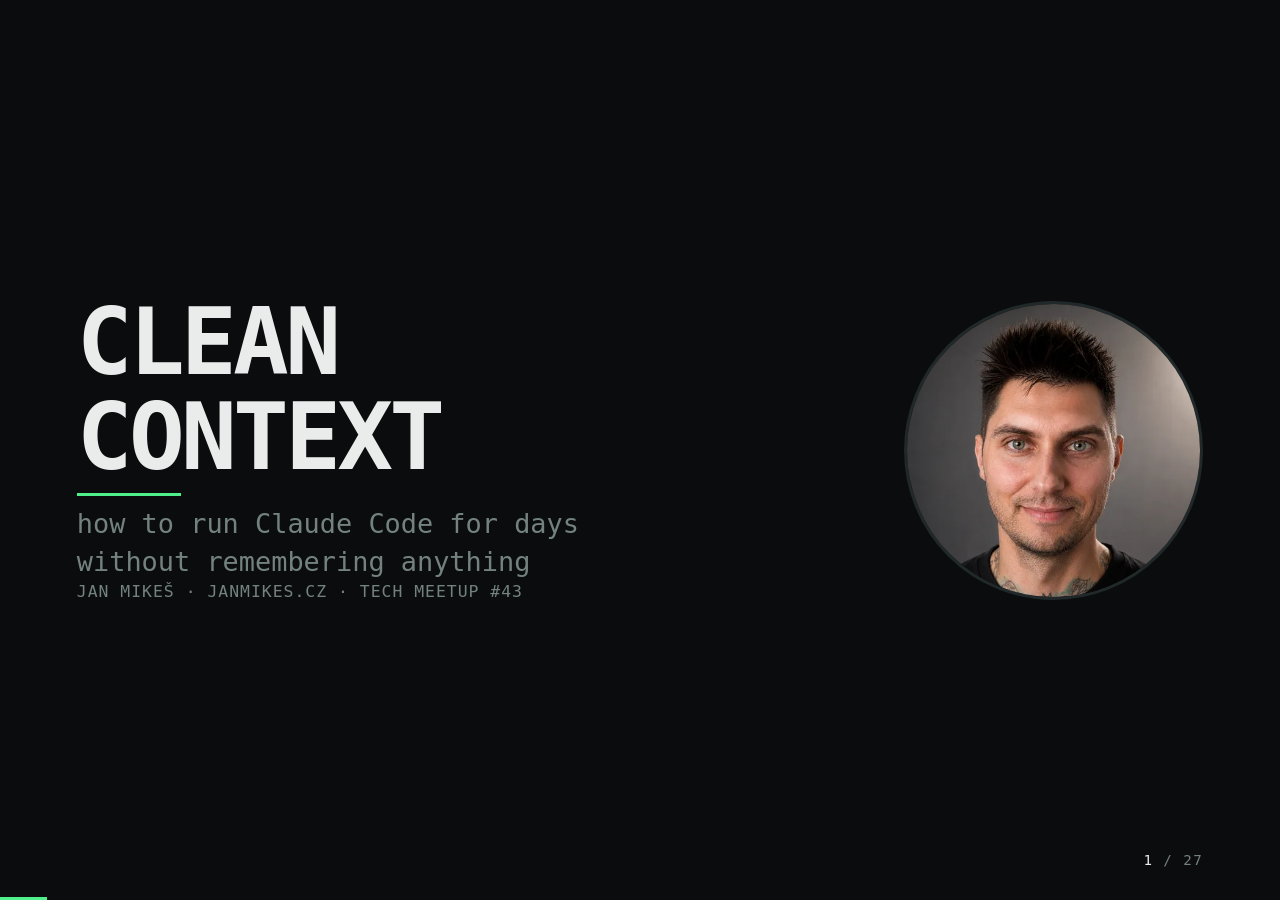
<file: index.html>
<!doctype html>
<html lang="en">
<head>
<meta charset="utf-8">
<meta name="viewport" content="width=device-width,initial-scale=1">
<title>CLEAN CONTEXT — running Claude Code for days · Jan Mikeš</title>
<meta name="description" content="How to run Claude Code autonomously for days without remembering anything. Tech Meetup #43, Jan Mikeš.">
<meta property="og:title" content="CLEAN CONTEXT">
<meta property="og:description" content="How to run Claude Code for days without remembering anything. Tech Meetup #43.">
<link rel="stylesheet" href="style.css">
<link rel="icon" href="data:image/svg+xml,<svg xmlns='http://www.w3.org/2000/svg' viewBox='0 0 100 100'><text y='.9em' font-size='90'>✈</text></svg>">
</head>
<body>

<div class="deck" id="deck">

<!-- ══════════════════ ACT 0 · HOOK ══════════════════ -->

<!-- 1 -->
<section class="slide s-title">
  <div class="title-grid">
    <div>
      <h1>CLEAN<br>CONTEXT</h1>
      <div class="rule-line"></div>
      <p class="sub">how to run Claude Code for days<br>without remembering anything</p>
      <p class="byline">JAN MIKEŠ · JANMIKES.CZ · TECH MEETUP #43</p>
    </div>
    <img class="portrait" alt="Jan Mikeš"
         src="janmikes-480.webp"
         srcset="janmikes-320.webp 320w, janmikes-480.webp 480w, janmikes-640.webp 640w"
         sizes="(max-width: 860px) 40vw, 28vw"
         width="480" height="480" decoding="async">
  </div>
  <aside class="notes-src">Ten seconds. Name, and straight into the poll — do not do a bio, there is no time and nobody cares yet.</aside>
</section>

<!-- 2 -->
<section class="slide">
  <h2>YOUR LONGEST<br>CLAUDE CODE SESSION?</h2>
  <p class="sub">hands up. keep them up.</p>
  <ul class="ladder">
    <li>10 minutes</li>
    <li>1 hour</li>
    <li>4 hours</li>
    <li>12 hours</li>
    <li>2 days</li>
    <li class="last">A WEEK?</li>
  </ul>
  <div class="act">act 0 · hook</div>
  <aside class="notes-src"><b>90 seconds. This is the whole opening.</b> Ladder format: everyone puts a hand up, hands drop as you climb. Last person standing gets the mic for five seconds — ask them what they were building. <b>Remember their name.</b> You call back to them at the &ldquo;name three rules&rdquo; slide near the end.</aside>
</section>

<!-- 3 -->
<section class="slide s-statement">
  <h1>MY RECORD:<br><br>I DON'T KNOW.<br>I DON'T WANT<br>TO REMEMBER.</h1>
  <div class="act">act 0 · hook</div>
  <aside class="notes-src">Let it sit. Beat. Then, flat delivery: <b>"That's not a punchline. That's the architecture."</b> Hard cut to the next slide — do not explain the joke.</aside>
</section>

<!-- ══════════════════ ACT 1 · WHAT HAPPENED ══════════════════ -->

<!-- 4 -->
<section class="slide">
  <h3>ONE SESSION, LAST WEEK</h3>
  <div class="numbers">
    <div><span class="n">42</span>work packages</div>
    <div><span class="n">3</span>milestones</div>
    <div><span class="n">0</span>lines of code I wrote</div>
    <div><span class="n">1</span>paste</div>
  </div>
  <div class="act">act 1 · what happened</div>
  <aside class="notes-src">Fast. The only job of this slide is to make them want the rest. Land hard on <b>"one paste"</b> — that is the promise you spend the next twelve minutes paying off.</aside>
</section>

<!-- 5 -->
<section class="slide">
  <h3>TO ME, THAT WAS JUST A WEEK</h3>
  <p class="sub">then I mentioned it to a friend.</p>
  <h1>"WAIT.<br>HOW DID YOU<br>DO THAT?"</h1>
  <p class="sub dim">that reaction is the only reason<br>this talk exists.</p>
  <div class="act">act 1 · what happened</div>
  <aside class="notes-src"><b>This is the warm beat — don't rush it.</b> Deliver the first line as a genuine shrug, because it was: to you this was an ordinary week. The friend's reaction is what made you realise it isn't ordinary to everyone.<br><br>It also quietly answers the question every lightning-talk audience is asking in the first minute: <i>why is this person telling me this?</i></aside>
</section>

<!-- 6 -->
<section class="slide s-statement">
  <h1>THE CONVERSATION<br>IS NOT<br>THE MEMORY.</h1>
  <p class="after">memory = <mark>PROGRESS.md</mark> + <mark>git history</mark> + <mark>CLAUDE.md</mark></p>
  <div class="act">act 1 · what happened</div>
  <aside class="notes-src">If they remember one <i>concept</i> from tonight, this is it. The context window will fill. So stop using it as storage. Everything else in the talk is a consequence of this one line.</aside>
</section>

<!-- 7 -->
<section class="slide">
  <h3>THE SHAPE</h3>
  <pre class="diagram">            <span class="gr">ORCHESTRATOR</span>      <span class="note">← reads only the ledger</span>
         (never reads code)   <span class="note">~6-10k tokens / package</span>
                  │
       ┌──────────┼──────────┐
       ▼          ▼          ▼
  implementer  reviewer  architect
    <span class="gr">(fresh)</span>    <span class="gr">(fresh)</span>  (read-only)
       │
       ▼
  PROGRESS.md ── commit ── push</pre>
  <div class="act">act 1 · what happened</div>
  <aside class="notes-src">One sentence lands this whole slide: <b>"The orchestrator is a project manager who has never opened the repo. That's not a bug, that's the entire point."</b></aside>
</section>

<!-- ══════════════════ ACT 2 · THE RELEASE ══════════════════ -->

<!-- 8 -->
<section class="slide">
  <h1>YOU DON'T NEED TO<br>REMEMBER<br>ANY OF THIS.</h1>
  <p class="sub">Claude Code will do all of it for you.</p>
  <p class="sub"><span class="dim">the trick is on the last slide.<br>that's the one you photograph.</span></p>
  <div class="act">act 2 · the release</div>
  <aside class="notes-src"><b>This is the pressure valve — say it out loud.</b> "Nothing in the next four minutes is homework. I'll give you the actual thing you need at the end. This part is just because you're curious." Also drop the URL verbally here: it's already online, that's <i>why</i> you don't need notes.</aside>
</section>

<!-- 9 -->
<section class="slide s-flight">
  <div class="plane">✈</div>
  <h2>FASTEN SEATBELTS</h2>
  <p class="sub">cruising altitude · 8 rules · 4 minutes</p>
  <aside class="notes-src">Fifteen seconds. Energy change. From here the pace doubles — short slides, no elaboration.</aside>
</section>

<!-- ══════════════════ ACT 3 · THE FLY-BY ══════════════════ -->

<!-- 10 -->
<section class="slide">
  <div class="marker">preflight</div>
  <h3>LAUNCH</h3>
  <pre class="term"><span class="dim"># survive a dropped terminal / closed SSH</span>
<span class="gr">$</span> tmux new -s claude

<span class="dim"># stop the machine sleeping — macOS.
# Linux: systemd-inhibit · Windows: powercfg / caffeine</span>
<span class="gr">$</span> caffeinate -dimsu

<span class="gr">$</span> claude --permission-mode <mark>bypassPermissions</mark></pre>
  <div class="act">act 3 · fly-by</div>
  <aside class="notes-src">Point at <b>bypassPermissions</b>: "This is the 'I trust you' button. Not on the laptop with your prod SSH keys. Ask me how I know. — Actually, don't." <br><br>Don't explain tmux/caffeinate yet. They're the setup for the callback on the &ldquo;things that killed my session&rdquo; slide.</aside>
</section>

<!-- 11 -->
<section class="slide s-rule">
  <div class="marker"><span class="cur">01</span> / 08 · cruising</div>
  <h2>THE BOSS NEVER<br>OPENS THE REPO</h2>
  <p class="rule-sub">the <mark>orchestrator</mark> — the one session you actually talk to</p>
  <pre class="term quote">"You never write source code yourself."</pre>
  <p class="why"><span class="arrow">→</span> its context stays <mark>flat forever</mark></p>
  <div class="act">act 3 · fly-by</div>
  <aside class="notes-src">25 seconds. Read the rule, read the why, move. No elaboration — you already told them this isn't homework.</aside>
</section>

<!-- 12 -->
<section class="slide s-rule">
  <div class="marker"><span class="cur">02</span> / 08 · cruising</div>
  <h2>FRESH CONTEXT PER<br>UNIT OF WORK</h2>
  <pre class="term quote">"Delegate the WP to the implementer
 subagent (fresh context)"</pre>
  <p class="why"><span class="arrow">→</span> quality dies past <mark>~100–150k tokens</mark></p>
  <div class="act">act 3 · fly-by</div>
  <aside class="notes-src">The orchestrator is fine forever. The <i>implementers</i> are the ones with a ceiling. This is why any package bigger than a day gets split before it's delegated.</aside>
</section>

<!-- 13 -->
<section class="slide s-rule">
  <div class="marker"><span class="cur">03</span> / 08 · cruising</div>
  <h2>STATE LIVES<br>IN FILES</h2>
  <pre class="term quote">"Read only PROGRESS.md
 and subagent reports"</pre>
  <p class="why"><span class="arrow">→</span> files survive compaction. <mark class="warn">chat doesn't</mark></p>
  <div class="act">act 3 · fly-by</div>
  <aside class="notes-src">Callback to &ldquo;the conversation is not the memory&rdquo;. Same idea, now as an operational rule.</aside>
</section>

<!-- 14 -->
<section class="slide s-rule">
  <div class="marker"><span class="cur">04</span> / 08 · cruising</div>
  <h2>NEVER TRUST<br>THE REPORT</h2>
  <pre class="term quote">"Verify independently in your own shell"</pre>
  <p class="why"><span class="arrow">→</span> agents report <mark class="warn">optimistically</mark></p>
  <div class="act">act 3 · fly-by</div>
  <aside class="notes-src">The joke: <b>"...like a junior dev at 17:55 on a Friday."</b> Not malicious. Just optimistic. This is the single most valuable rule in the list and it costs one line of prompt.</aside>
</section>

<!-- 15 -->
<section class="slide s-rule">
  <div class="marker"><span class="cur">05</span> / 08 · cruising</div>
  <h2>A DIFFERENT AGENT<br>REVIEWS THE WORK</h2>
  <pre class="term quote">"REQUEST_CHANGES → new round (max 3),
 then BLOCKED"</pre>
  <p class="why"><span class="arrow">→</span> <mark>bounded loops.</mark> nothing fixes forever</p>
  <div class="act">act 3 · fly-by</div>
  <aside class="notes-src">Emphasise <b>max 3</b>. Without a bound, a bad package eats your whole night and your whole quota.</aside>
</section>

<!-- 16 -->
<section class="slide s-rule">
  <div class="marker"><span class="cur">06</span> / 08 · cruising</div>
  <h2>PUSH AFTER<br>EVERY PACKAGE</h2>
  <pre class="term quote">"push to origin/main immediately"</pre>
  <p class="why"><span class="arrow">→</span> a crash costs <mark>one package</mark>, not a day</p>
  <div class="act">act 3 · fly-by</div>
  <aside class="notes-src">Small green commits. If someone looks skeptical about pushing to main unattended: pre-commit secret scan plus the reviewer agent are the guardrails, and it's a fresh repo.</aside>
</section>

<!-- 17 -->
<section class="slide s-rule">
  <div class="marker"><span class="cur">07</span> / 08 · cruising</div>
  <h2>WRITE THE RESUME<br>NOTE EARLY</h2>
  <pre class="term quote">"Before the conversation grows long…
 after any compaction, READ IT FIRST"</pre>
  <p class="why"><span class="arrow">→</span> this is the <mark>whole survival mechanism</mark></p>
  <div class="act">act 3 · fly-by</div>
  <aside class="notes-src">If you had to keep exactly one rule from the eight, it's this one. Everything else is optimisation; this is what makes the session survive itself.</aside>
</section>

<!-- 18 -->
<section class="slide s-rule">
  <div class="marker"><span class="cur">08</span> / 08 · descending</div>
  <h2>BLOCKED ≠ STOPPED</h2>
  <pre class="term quote">"move on to other WPs, stop only
 when no WP can proceed"</pre>
  <p class="why"><span class="arrow">→</span> there is no "ask Jan". <mark class="warn">Jan is asleep</mark></p>
  <div class="act">act 3 · fly-by</div>
  <aside class="notes-src">Biggest laugh of the fly-by section. Deliver it dry. Then straight into turbulence.</aside>
</section>

<!-- ══════════════════ ACT 4 · TURBULENCE ══════════════════ -->

<!-- 19 -->
<section class="slide">
  <h3>TURBULENCE</h3>
  <h1>AUTOCOMPACT<br>IS NOT THE ENEMY.</h1>
  <pre class="term warn">it will happen. several times.
<mark class="warn">IT'S SUPPOSED TO.</mark>

worst case = one repeated review round
nothing commits until it's green</pre>
  <div class="act">act 4 · turbulence</div>
  <aside class="notes-src"><b>Ask first, then reveal:</b> "Hands up — who has seen 'compacting conversation' and felt a small death?" <br><br>Wait for hands. Then the slide. This is your best transition: turbulence that turns out to be completely normal.</aside>
</section>

<!-- 20 -->
<section class="slide">
  <h2>THERE IS NO<br>AUTOPILOT LIMIT</h2>
  <pre class="term bad">no budget cap.
no per-agent limit.
no "stop at $200".

API:          <mark class="warn">$500 – $2000</mark>
Subscription: you stall until reset</pre>
  <h1 class="h1-mid">WE ARE THE BRAKE.</h1>
  <div class="act">act 4 · turbulence</div>
  <aside class="notes-src"><b>Ask:</b> "Hands up who has hit a weekly limit." Guaranteed laugh in this room. <br><br>Be honest about the number — the credibility of the whole talk rests on not overselling this.</aside>
</section>

<!-- 21 -->
<section class="slide">
  <h2>IT WILL LAND EARLY</h2>
  <p class="sub">not a crash. it decides it has done <span class="dim">"enough"</span>.</p>
  <pre class="term warn">  "I have completed the implementation!"</pre>
  <h1 class="h1-mid">SO <mark>YOU</mark> DEFINE "DONE".</h1>
  <pre class="term sm"><span class="dim"># the only exit condition, in the prompt</span>
loop until every WP is <mark>DONE</mark> or <mark>BLOCKED</mark>

<span class="dim"># and enforce it, so it cannot opt out</span>
Stop hook: refuse to stop while TODO remains</pre>
  <div class="act">act 4 · turbulence</div>
  <aside class="notes-src"><b>This is the failure that defeats the whole approach</b> — everything else in the talk builds a session that runs unattended, and this is the one thing that quietly ends it while you sleep.<br><br>The fix is not "type continue". It is that <b>you</b> own the stopping condition. The ledger makes "done" checkable: a row is DONE or BLOCKED, and that is a fact in a file rather than a feeling in the model. The Stop hook (the ralph-loop pattern) enforces it — the session is not allowed to stop while any package is still TODO.<br><br>If you leave "done" undefined, the model defines it for you. It defines it generously.</aside>
</section>

<!-- 22 -->
<section class="slide">
  <h2>THINGS THAT KILLED<br>MY SESSION</h2>
  <ul class="xlist">
    <li><span class="x">✗</span>screensaver</li>
    <li><span class="x">✗</span>laptop lid</li>
    <li><span class="x">✗</span>dropped SSH</li>
    <li><span class="x">✗</span>rate limit at 03:41</li>
    <li><span class="x">✗</span>"I have completed the implementation!"</li>
  </ul>
  <p class="sub dim">…that's why the launch slide had <mark>tmux</mark> and <mark>caffeinate</mark>.</p>
  <div class="act">act 4 · turbulence</div>
  <aside class="notes-src"><b>Callback payoff.</b> If they laughed at bypassPermissions on the launch slide, this is where it pays off. Land the last line with a shrug.</aside>
</section>

<!-- 23 -->
<section class="slide">
  <h3>AND THE REST OF THE BILL</h3>
  <div class="deflist">
    <div><span class="k">BLAST RADIUS</span> bypass = it can run anything</div>
    <div><span class="k">QUALITY DRIFT</span> fresh context forgets your conventions</div>
    <div><span class="k">TESTS LIE</span> weak assertions pass verify AND review</div>
    <div><span class="k">THE PLAN IS A GUESS</span> 42 packages ordered before any code ran</div>
  </div>
  <p class="sub">it degrades <mark>gracefully</mark>. it does not degrade to zero.</p>
  <div class="act">act 4 · turbulence · CUT IF LONG</div>
  <aside class="notes-src"><b>This is the first slide to cut if you are over time.</b> If you keep it: "Check the ledger twice a day. Like a tamagotchi."<br><br>On <b>THE PLAN IS A GUESS</b>: the whole 42-package plan was written before a line of code ran. It is precise — numbered, dependency-ordered — and precision reads as accuracy. It is not. You find out which packages were wrong-sized or wrongly ordered hours into execution, which is why the ledger has a "discovered work" section.</aside>
</section>

<!-- ══════════════════ ACT 5 · LANDING ══════════════════ -->

<!-- 24 -->
<section class="slide s-statement">
  <h1>QUICK — NAME THREE<br>OF THE EIGHT RULES.</h1>
  <p class="after">…</p>
  <p class="after">exactly. and it <mark>doesn't matter</mark>.</p>
  <div class="act">act 5 · landing</div>
  <aside class="notes-src">Actually pause. Let it get uncomfortable for two full seconds — the silence <i>is</i> the joke. Optional callback: point at the poll winner from the opening — "even you. Your record session was forty sessions in a trench coat."</aside>
</section>

<!-- 25 -->
<section class="slide">
  <h3>THE ONLY SLIDE THAT MATTERS</h3>
  <pre class="term xl" id="the-prompt"><span class="gr">$</span> claude

<mark>&gt;</mark> i want a long-running, several-days
  autonomous session with clean context.
  <mark>write me the prompt for my task.</mark></pre>
  <div class="copy-wrap">
    <button class="copy-btn" data-text="i want a long-running, several-days autonomous session with clean context. write me the prompt for my task.">COPY</button>
    <span class="small">…or scan the QR on the next slide</span>
  </div>
  <div class="act">act 5 · landing</div>
  <aside class="notes-src"><b>HOLD THIS SLIDE. This is the photo.</b> Wait for phones to come up before you talk.<br><br>"Every single rule I just flew through — the orchestrator, the fresh contexts, the ledger, the resume note, the bounded review loops — I didn't invent any of it. I asked <i>that</i>. What I showed you is Claude's answer, pasted."</aside>
</section>

<!-- 26 -->
<section class="slide">
  <h2>CLAUDE CLAUDING</h2>
  <pre class="term">it knows its own subagents
it knows its own hooks
it knows its own compaction
it knows its own failure modes</pre>
  <h1 class="h1-mid">DON'T ASK ME.<br>STOP COLLECTING PROMPTS.<br><mark>ASK CLAUDE HOW TO CLAUDE.</mark></h1>
  <div class="act">act 5 · landing</div>
  <aside class="notes-src">The actual thesis. Prompt libraries go stale in weeks; the model ships with current knowledge of its own harness. Ask it.</aside>
</section>

<!-- 27 -->
<section class="slide s-closing">
  <div class="closing-grid">
    <div class="qr"><img src="qr.svg" alt="QR code to techmeetup-43-1.janmikes.cz"></div>
    <div>
      <p class="url">techmeetup-43-1.<br>janmikes.cz</p>
      <p class="sub" style="margin-top:1rem">full deck · <a href="prompt.html">the full prompt</a> · the 8 rules</p>
      <p class="small">(you didn't need to write any of it down)</p>
      <p class="byline" style="margin-top:1.4rem">JAN MIKEŠ · JANMIKES.CZ</p>
    </div>
  </div>
  <h2 class="mt">so — who's beating<br>the record tonight?</h2>
  <aside class="notes-src">Leave this up for the entire Q&amp;A. The closing question is bait — it hands the room a conversation instead of dead air.</aside>
</section>

</div>

<div class="tapnav" id="tapnav">
  <button id="tap-prev" aria-label="Previous slide">‹</button>
  <button id="tap-next" aria-label="Next slide">›</button>
</div>

<div class="progress" id="progress"></div>
<div class="counter" id="counter"><span class="cur">1</span> / 26</div>

<div class="notes" id="notes">
  <div class="hdr">speaker notes — press N to hide</div>
  <div id="notes-body"></div>
</div>

<nav class="jump" id="jump">
  <h4>jump to slide — press O or esc to close</h4>
  <ol id="jump-list"></ol>
</nav>

<div class="help" id="help">
  <p><kbd>enter</kbd> <kbd>space</kbd> <kbd>→</kbd> next slide</p>
  <p><kbd>←</kbd> <kbd>backspace</kbd> previous slide</p>
  <p><kbd>N</kbd> speaker notes</p>
  <p><kbd>O</kbd> jump to slide</p>
  <p><kbd>F</kbd> fullscreen</p>
  <p><kbd>T</kbd> light / dark theme</p>
  <p><kbd>home</kbd> <kbd>end</kbd> first / last slide</p>
  <p><kbd>?</kbd> close this help</p>
</div>

<script src="deck.js"></script>
</body>
</html>
</file>
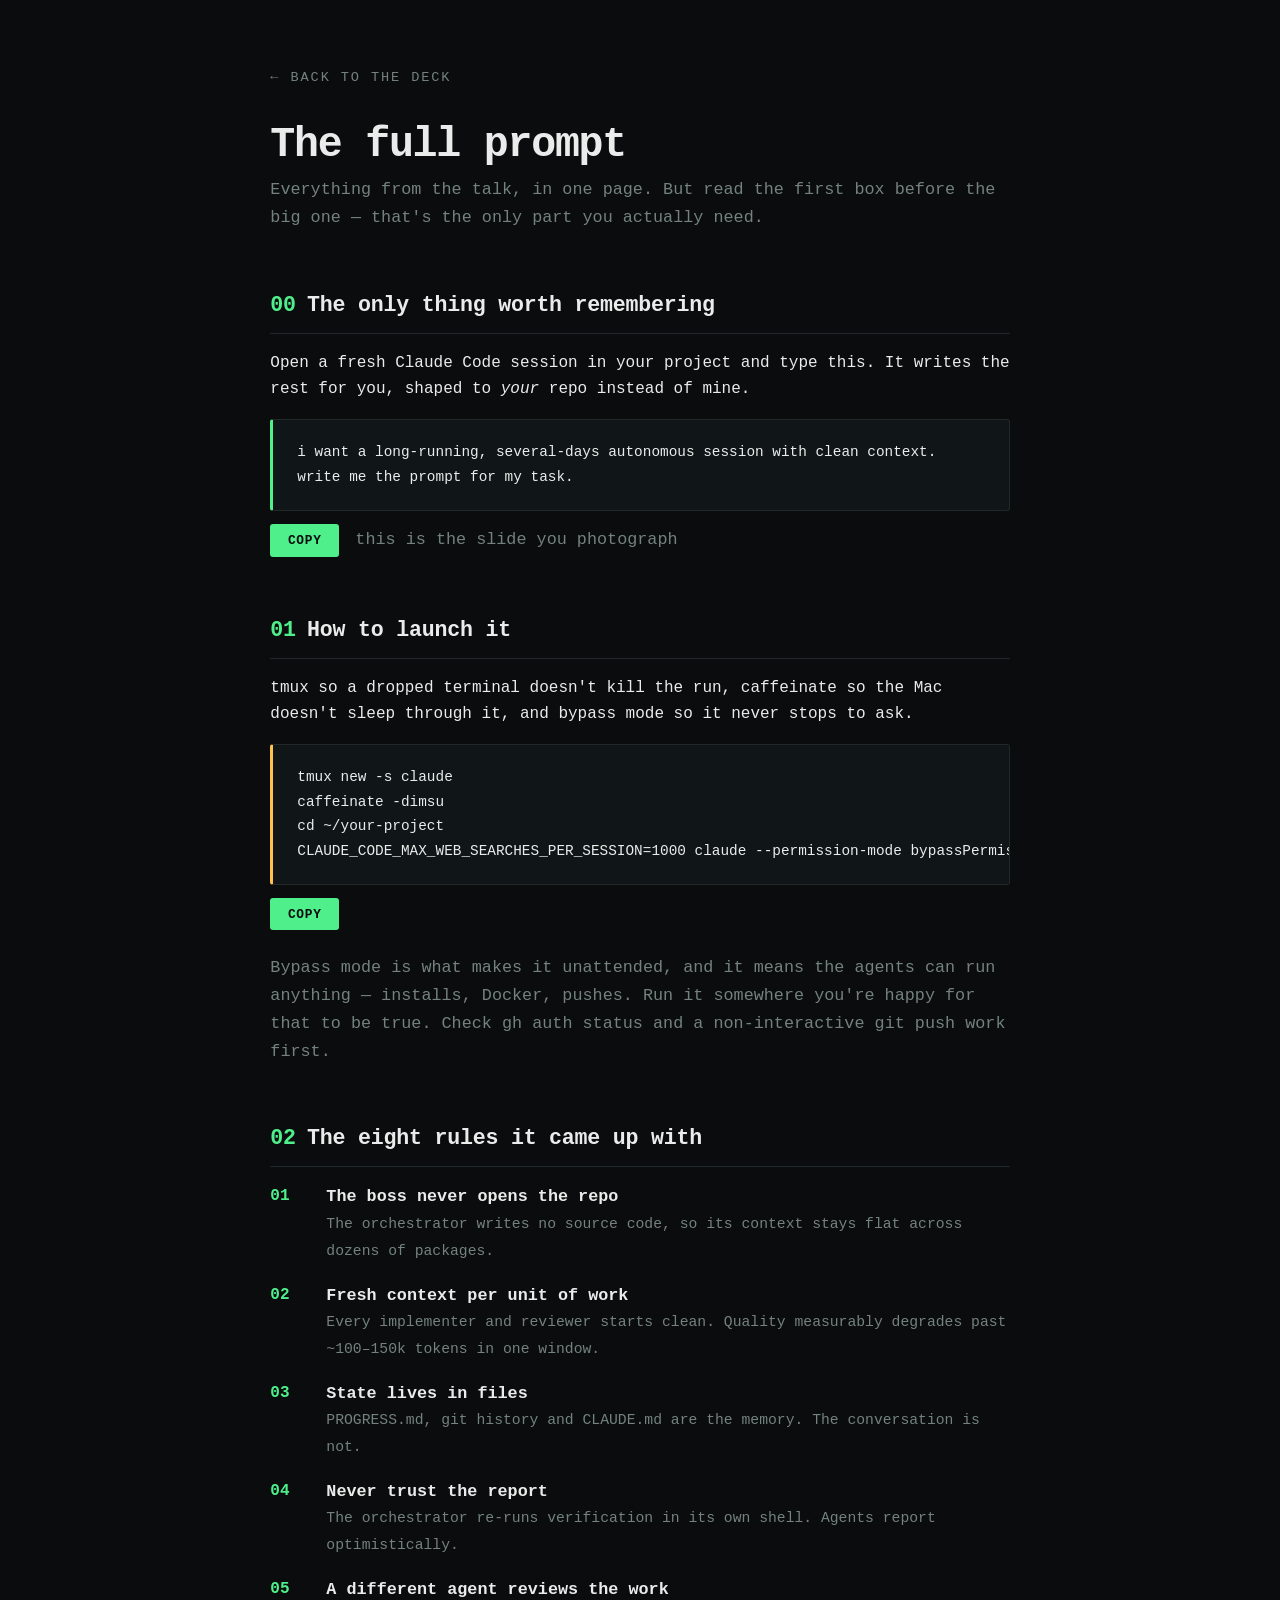
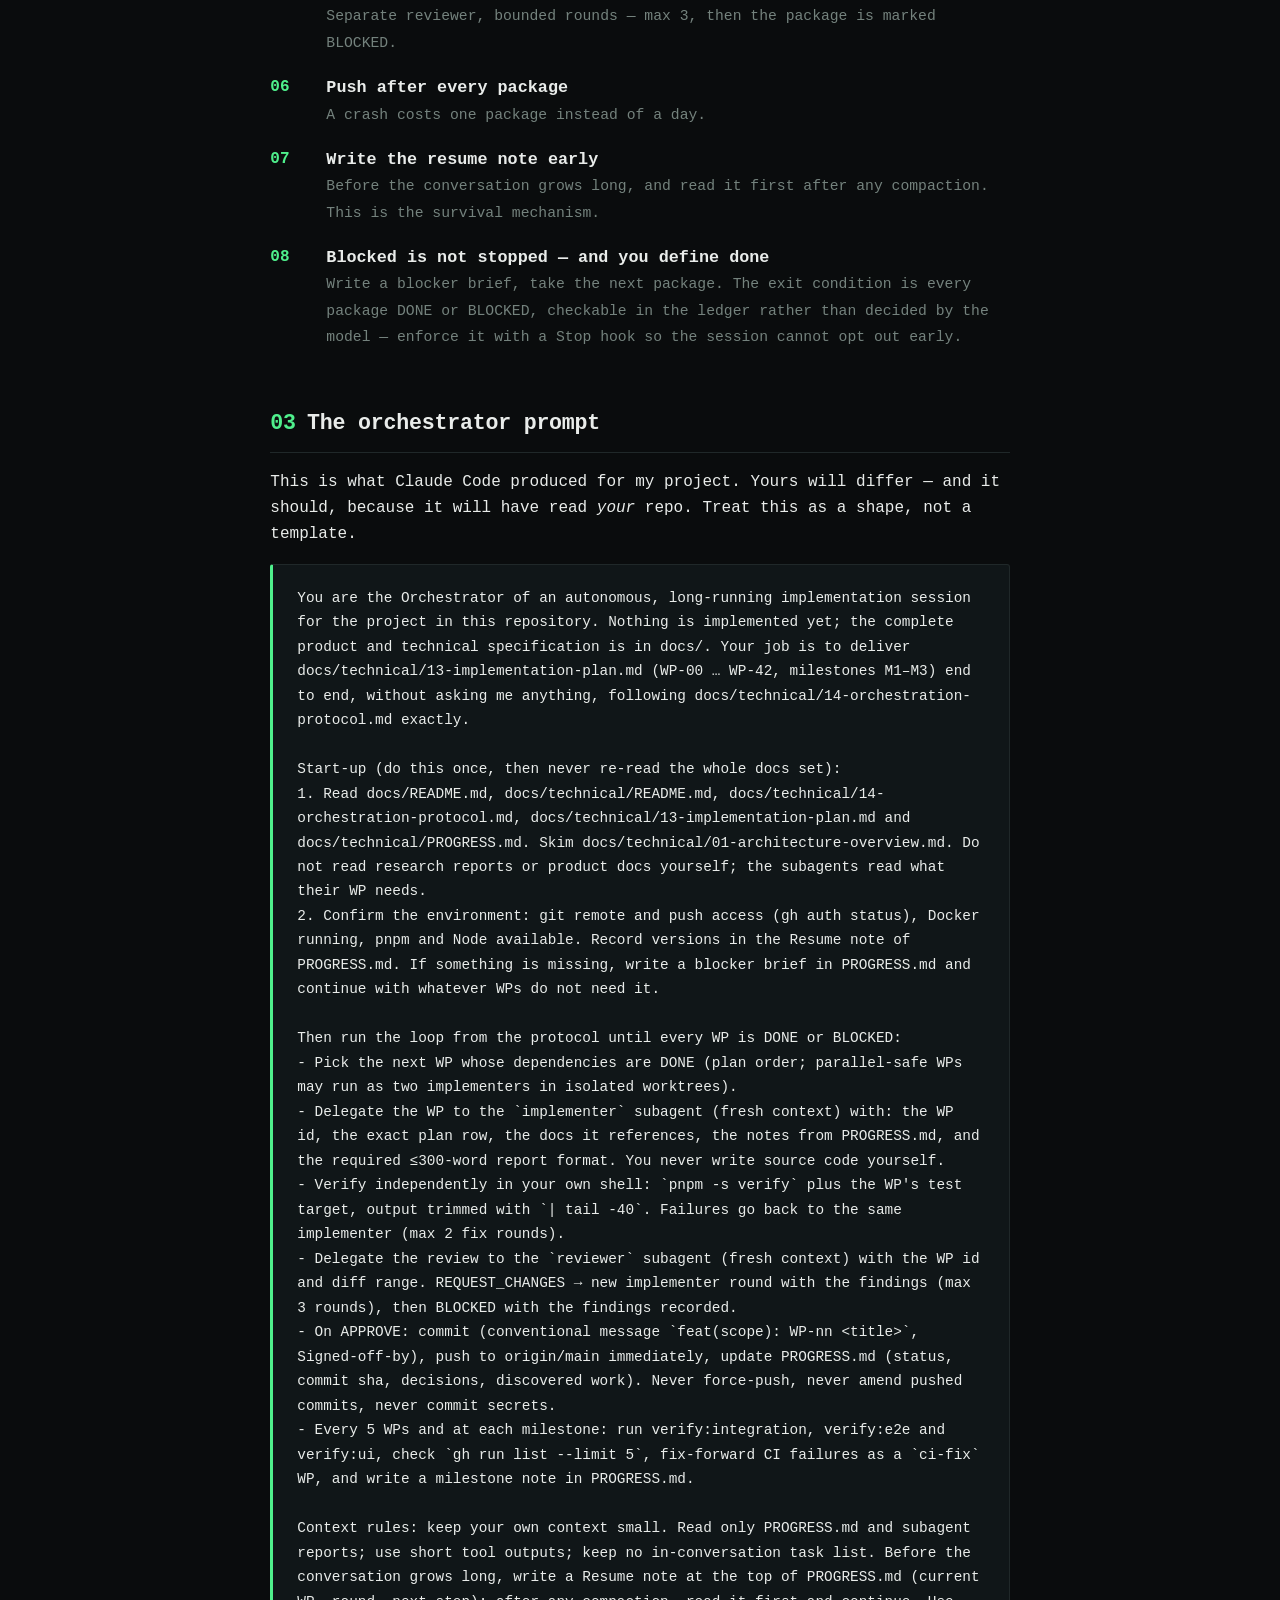
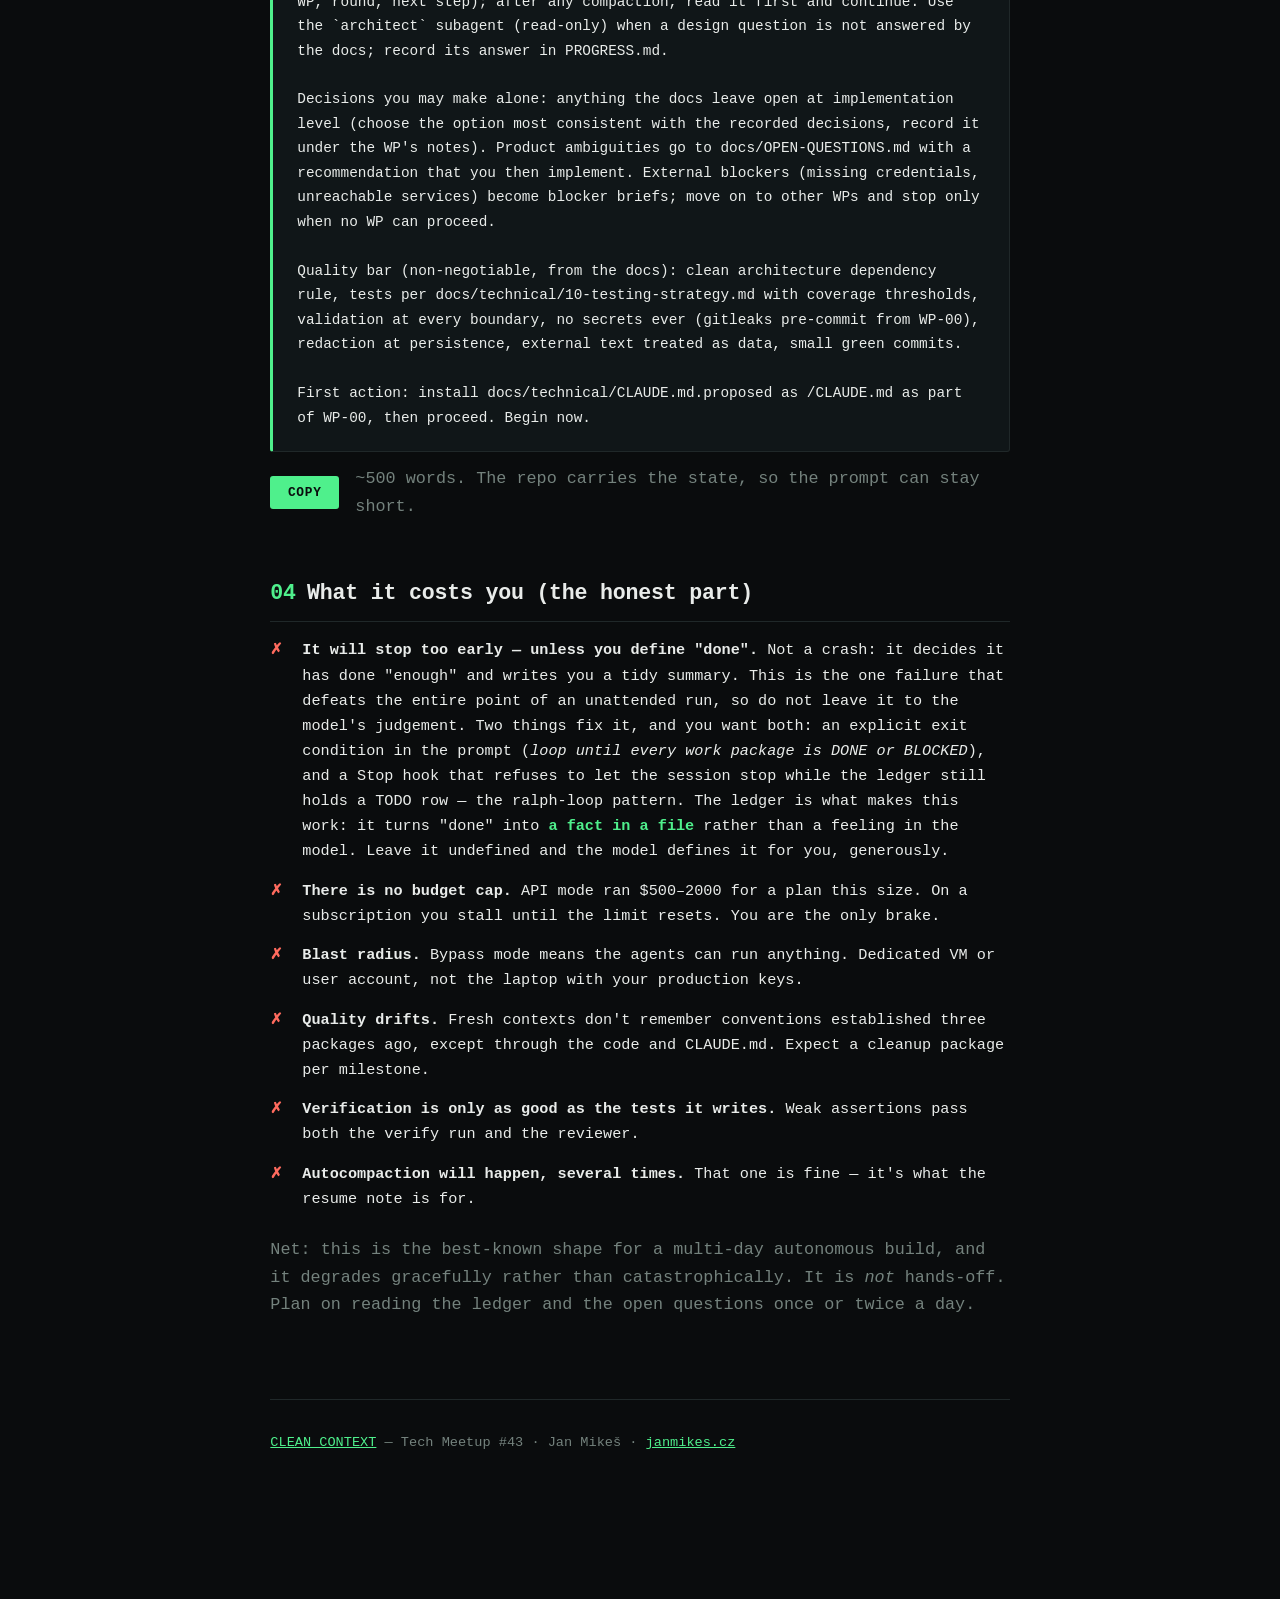
<file: prompt.html>
<!doctype html>
<html lang="en">
<head>
<meta charset="utf-8">
<meta name="viewport" content="width=device-width,initial-scale=1">
<title>The full prompt — CLEAN CONTEXT · Jan Mikeš</title>
<meta name="description" content="The full orchestrator prompt for a multi-day autonomous Claude Code session.">
<link rel="icon" href="data:image/svg+xml,<svg xmlns='http://www.w3.org/2000/svg' viewBox='0 0 100 100'><text y='.9em' font-size='90'>✈</text></svg>">
<style>
:root{
  --bg:#0a0c0d; --panel:#101618; --fg:#e9ecea; --dim:#74827d;
  --green:#4ff08c; --amber:#ffc14d; --red:#ff6b5e; --line:#202829;
  --mono:ui-monospace,"SF Mono",SFMono-Regular,Menlo,Monaco,"Cascadia Mono","Roboto Mono",Consolas,monospace;
}
*{box-sizing:border-box}
body{
  margin:0;background:var(--bg);color:var(--fg);font-family:var(--mono);
  font-size:16px;line-height:1.65;-webkit-font-smoothing:antialiased;
}
.wrap{max-width:82ch;margin:0 auto;padding:4rem 1.5rem 8rem}
a{color:var(--green)}
a.back{color:var(--dim);text-decoration:none;font-size:.85rem;letter-spacing:.14em;text-transform:uppercase}
a.back:hover{color:var(--green)}
h1{font-size:2.6rem;line-height:1.1;letter-spacing:-.03em;margin:2rem 0 .5rem}
h2{font-size:1.35rem;margin:3.5rem 0 1rem;letter-spacing:-.01em;
   border-bottom:1px solid var(--line);padding-bottom:.6rem}
h2 .num{color:var(--green);margin-right:.7rem}
p{margin:0 0 1rem}
.lede{color:var(--dim);font-size:1.05rem}
pre{
  background:var(--panel);border:1px solid var(--line);border-left:3px solid var(--green);
  border-radius:3px;padding:1.3rem 1.5rem;overflow-x:auto;font-size:.9rem;
  line-height:1.7;white-space:pre-wrap;word-wrap:break-word;margin:0;
}
pre.cmd{white-space:pre;border-left-color:var(--amber)}
.block{margin:0 0 1.5rem}
.bar{display:flex;align-items:center;gap:1rem;margin:.8rem 0 0}
button{
  font-family:var(--mono);font-size:.8rem;font-weight:700;letter-spacing:.06em;
  color:var(--bg);background:var(--green);border:0;border-radius:3px;
  padding:.55rem 1.1rem;cursor:pointer;
}
button:hover{filter:brightness(1.12)}
button.done{background:var(--amber)}
ol.rules{padding-left:0;counter-reset:r;list-style:none;margin:0}
ol.rules li{counter-increment:r;margin:0 0 1.1rem;padding-left:3.5rem;position:relative}
ol.rules li::before{
  content:counter(r,decimal-leading-zero);position:absolute;left:0;top:0;
  color:var(--green);font-weight:700;
}
ol.rules b{display:block;font-size:1.05rem}
ol.rules span{color:var(--dim);font-size:.92rem}
ul.honest{padding-left:0;list-style:none;margin:0}
ul.honest li{margin:0 0 .9rem;padding-left:2rem;position:relative;font-size:.95rem}
ul.honest li::before{content:"✗";position:absolute;left:0;color:var(--red);font-weight:700}
footer{margin-top:5rem;padding-top:2rem;border-top:1px solid var(--line);color:var(--dim);font-size:.85rem}
mark{background:none;color:var(--green);font-weight:700}
</style>
</head>
<body>
<div class="wrap">

<a class="back" href="./">← back to the deck</a>

<h1>The full prompt</h1>
<p class="lede">
  Everything from the talk, in one page. But read the first box before the big one —
  that's the only part you actually need.
</p>

<h2><span class="num">00</span>The only thing worth remembering</h2>
<p>Open a fresh Claude Code session in your project and type this. It writes the rest for you,
   shaped to <em>your</em> repo instead of mine.</p>
<div class="block">
<pre id="oneliner">i want a long-running, several-days autonomous session with clean context. write me the prompt for my task.</pre>
<div class="bar"><button data-copy="#oneliner">COPY</button>
<span class="lede">this is the slide you photograph</span></div>
</div>

<h2><span class="num">01</span>How to launch it</h2>
<p><code>tmux</code> so a dropped terminal doesn't kill the run, <code>caffeinate</code> so the Mac
   doesn't sleep through it, and bypass mode so it never stops to ask.</p>
<div class="block">
<pre class="cmd" id="launch">tmux new -s claude
caffeinate -dimsu
cd ~/your-project
CLAUDE_CODE_MAX_WEB_SEARCHES_PER_SESSION=1000 claude --permission-mode bypassPermissions</pre>
<div class="bar"><button data-copy="#launch">COPY</button></div>
</div>
<p class="lede">
  Bypass mode is what makes it unattended, and it means the agents can run anything —
  installs, Docker, pushes. Run it somewhere you're happy for that to be true.
  Check <code>gh auth status</code> and a non-interactive <code>git push</code> work first.
</p>

<h2><span class="num">02</span>The eight rules it came up with</h2>
<ol class="rules">
  <li><b>The boss never opens the repo</b><span>The orchestrator writes no source code, so its context stays flat across dozens of packages.</span></li>
  <li><b>Fresh context per unit of work</b><span>Every implementer and reviewer starts clean. Quality measurably degrades past ~100–150k tokens in one window.</span></li>
  <li><b>State lives in files</b><span>PROGRESS.md, git history and CLAUDE.md are the memory. The conversation is not.</span></li>
  <li><b>Never trust the report</b><span>The orchestrator re-runs verification in its own shell. Agents report optimistically.</span></li>
  <li><b>A different agent reviews the work</b><span>Separate reviewer, bounded rounds — max 3, then the package is marked BLOCKED.</span></li>
  <li><b>Push after every package</b><span>A crash costs one package instead of a day.</span></li>
  <li><b>Write the resume note early</b><span>Before the conversation grows long, and read it first after any compaction. This is the survival mechanism.</span></li>
  <li><b>Blocked is not stopped — and you define done</b><span>Write a blocker brief, take the next package. The exit condition is every package DONE or BLOCKED, checkable in the ledger rather than decided by the model — enforce it with a Stop hook so the session cannot opt out early.</span></li>
</ol>

<h2><span class="num">03</span>The orchestrator prompt</h2>
<p>This is what Claude Code produced for my project. Yours will differ — and it should,
   because it will have read <em>your</em> repo. Treat this as a shape, not a template.</p>
<div class="block">
<pre id="full">You are the Orchestrator of an autonomous, long-running implementation session for the project in this repository. Nothing is implemented yet; the complete product and technical specification is in docs/. Your job is to deliver docs/technical/13-implementation-plan.md (WP-00 … WP-42, milestones M1–M3) end to end, without asking me anything, following docs/technical/14-orchestration-protocol.md exactly.

Start-up (do this once, then never re-read the whole docs set):
1. Read docs/README.md, docs/technical/README.md, docs/technical/14-orchestration-protocol.md, docs/technical/13-implementation-plan.md and docs/technical/PROGRESS.md. Skim docs/technical/01-architecture-overview.md. Do not read research reports or product docs yourself; the subagents read what their WP needs.
2. Confirm the environment: git remote and push access (gh auth status), Docker running, pnpm and Node available. Record versions in the Resume note of PROGRESS.md. If something is missing, write a blocker brief in PROGRESS.md and continue with whatever WPs do not need it.

Then run the loop from the protocol until every WP is DONE or BLOCKED:
- Pick the next WP whose dependencies are DONE (plan order; parallel-safe WPs may run as two implementers in isolated worktrees).
- Delegate the WP to the `implementer` subagent (fresh context) with: the WP id, the exact plan row, the docs it references, the notes from PROGRESS.md, and the required ≤300-word report format. You never write source code yourself.
- Verify independently in your own shell: `pnpm -s verify` plus the WP's test target, output trimmed with `| tail -40`. Failures go back to the same implementer (max 2 fix rounds).
- Delegate the review to the `reviewer` subagent (fresh context) with the WP id and diff range. REQUEST_CHANGES → new implementer round with the findings (max 3 rounds), then BLOCKED with the findings recorded.
- On APPROVE: commit (conventional message `feat(scope): WP-nn &lt;title&gt;`, Signed-off-by), push to origin/main immediately, update PROGRESS.md (status, commit sha, decisions, discovered work). Never force-push, never amend pushed commits, never commit secrets.
- Every 5 WPs and at each milestone: run verify:integration, verify:e2e and verify:ui, check `gh run list --limit 5`, fix-forward CI failures as a `ci-fix` WP, and write a milestone note in PROGRESS.md.

Context rules: keep your own context small. Read only PROGRESS.md and subagent reports; use short tool outputs; keep no in-conversation task list. Before the conversation grows long, write a Resume note at the top of PROGRESS.md (current WP, round, next step); after any compaction, read it first and continue. Use the `architect` subagent (read-only) when a design question is not answered by the docs; record its answer in PROGRESS.md.

Decisions you may make alone: anything the docs leave open at implementation level (choose the option most consistent with the recorded decisions, record it under the WP's notes). Product ambiguities go to docs/OPEN-QUESTIONS.md with a recommendation that you then implement. External blockers (missing credentials, unreachable services) become blocker briefs; move on to other WPs and stop only when no WP can proceed.

Quality bar (non-negotiable, from the docs): clean architecture dependency rule, tests per docs/technical/10-testing-strategy.md with coverage thresholds, validation at every boundary, no secrets ever (gitleaks pre-commit from WP-00), redaction at persistence, external text treated as data, small green commits.

First action: install docs/technical/CLAUDE.md.proposed as /CLAUDE.md as part of WP-00, then proceed. Begin now.</pre>
<div class="bar"><button data-copy="#full">COPY</button>
<span class="lede">~500 words. The repo carries the state, so the prompt can stay short.</span></div>
</div>

<h2><span class="num">04</span>What it costs you (the honest part)</h2>
<ul class="honest">
  <li><b>It will stop too early — unless you define "done".</b> Not a crash: it decides it
    has done "enough" and writes you a tidy summary. This is the one failure that defeats the
    entire point of an unattended run, so do not leave it to the model's judgement. Two things
    fix it, and you want both: an explicit exit condition in the prompt
    (<em>loop until every work package is DONE or BLOCKED</em>), and a Stop hook that refuses to
    let the session stop while the ledger still holds a TODO row — the ralph-loop pattern. The
    ledger is what makes this work: it turns "done" into <mark>a fact in a file</mark> rather than
    a feeling in the model. Leave it undefined and the model defines it for you, generously.</li>
  <li><b>There is no budget cap.</b> API mode ran $500–2000 for a plan this size. On a subscription you stall until the limit resets. You are the only brake.</li>
  <li><b>Blast radius.</b> Bypass mode means the agents can run anything. Dedicated VM or user account, not the laptop with your production keys.</li>
  <li><b>Quality drifts.</b> Fresh contexts don't remember conventions established three packages ago, except through the code and CLAUDE.md. Expect a cleanup package per milestone.</li>
  <li><b>Verification is only as good as the tests it writes.</b> Weak assertions pass both the verify run and the reviewer.</li>
  <li><b>Autocompaction will happen, several times.</b> That one is fine — it's what the resume note is for.</li>
</ul>
<p class="lede" style="margin-top:1.5rem">
  Net: this is the best-known shape for a multi-day autonomous build, and it degrades
  gracefully rather than catastrophically. It is <em>not</em> hands-off. Plan on reading the
  ledger and the open questions once or twice a day.
</p>

<footer>
  <p><a href="./">CLEAN CONTEXT</a> — Tech Meetup #43 · Jan Mikeš · <a href="https://janmikes.cz">janmikes.cz</a></p>
</footer>

</div>
<script>
document.querySelectorAll('button[data-copy]').forEach(function (b) {
  b.addEventListener('click', function () {
    var el = document.querySelector(b.dataset.copy);
    if (!el) return;
    navigator.clipboard.writeText(el.innerText.trim()).then(function () {
      var was = b.textContent;
      b.textContent = 'COPIED ✓'; b.classList.add('done');
      setTimeout(function () { b.textContent = was; b.classList.remove('done'); }, 1800);
    });
  });
});
</script>
</body>
</html>
</file>
<file: style.css>
/* ============================================================
   CLEAN CONTEXT — Tech Meetup #43 — Jan Mikeš
   High-contrast terminal deck. No build step, no dependencies.
   ============================================================ */

:root {
  --bg:      #0a0c0d;
  --bg-soft: #11161800;
  --panel:   #101618;
  --fg:      #e9ecea;
  --dim:     #74827d;
  --green:   #4ff08c;
  --amber:   #ffc14d;
  --red:     #ff6b5e;
  --line:    #202829;
  --fg-soft: #cfd6d2;   /* quoted prompt text: softer than --fg, still readable */
  --overlay: #060809;   /* notes / help / jump backdrops */
  --overlay-fg: #c6cfca;
  --mono: ui-monospace, "SF Mono", SFMono-Regular, Menlo, Monaco,
          "Cascadia Mono", "Roboto Mono", Consolas, monospace;
}

/* Root font-size scales with BOTH viewport axes so the deck reads
   correctly on any projector aspect ratio, not just 16:9. */
html {
  font-size: clamp(13px, calc(0.5vw + 0.95vh), 26px);
  background: var(--bg);
}

/* Light theme. Same token names, so every rule below works unchanged.
   Accents are darkened: the dark-mode green/amber fail contrast on a light ground. */
body.light {
  --bg:      #f5f3ee;
  --panel:   #e7e4db;
  --fg:      #14181a;
  --dim:     #5c6560;
  --green:   #06703a;
  --amber:   #8a5200;
  --red:     #b3261e;
  --line:    #d6d2c7;
  --fg-soft: #2f3639;
  --overlay: #ffffff;
  --overlay-fg: #2f3639;
}
html.light { background: #f5f3ee; }

* { box-sizing: border-box; }

body {
  margin: 0;
  background: var(--bg);
  color: var(--fg);
  font-family: var(--mono);
  font-size: 1rem;
  line-height: 1.5;
  overflow: hidden;
  -webkit-font-smoothing: antialiased;
}

/* ---------- slide frame ---------- */

.deck { position: fixed; inset: 0; }

.slide {
  position: absolute;
  inset: 0;
  display: none;
  flex-direction: column;
  justify-content: center;
  padding: 5vh 6vw;
  gap: 1.4rem;
  overflow-y: auto;
  overflow-x: hidden;
}

.slide.is-active {
  display: flex;
  animation: rise 170ms ease-out;
}

@keyframes rise {
  from { opacity: 0; transform: translateY(0.7rem); }
  to   { opacity: 1; transform: none; }
}

@media (prefers-reduced-motion: reduce) {
  .slide.is-active { animation: none; }
}

/* Speaker-note source: read by deck.js for the N overlay, never displayed. */
.notes-src { display: none; }

/* ---------- type ---------- */

h1, h2, h3 { margin: 0; font-weight: 700; letter-spacing: -0.02em; }

h1 { font-size: 4.6rem; line-height: 1.02; }
h2 { font-size: 3.3rem; line-height: 1.08; }
h3 { font-size: 1.5rem; line-height: 1.2; color: var(--dim); font-weight: 500; }

p  { margin: 0; font-size: 1.35rem; }

.sub     { color: var(--dim); font-size: 1.45rem; line-height: 1.4; }
.byline  { color: var(--dim); font-size: 1.1rem; letter-spacing: 0.06em; }
.small   { font-size: 1.05rem; color: var(--dim); }
.tight   { line-height: 1.25; }

mark {
  background: none;
  color: var(--green);
  font-weight: 700;
}
mark.warn { color: var(--amber); }
mark.bad  { color: var(--red); }

.dim  { color: var(--dim); }
.gr   { color: var(--green); }
.am   { color: var(--amber); }
.rd   { color: var(--red); }

/* ---------- terminal block ---------- */

.term {
  font-family: var(--mono);
  background: var(--panel);
  border: 1px solid var(--line);
  border-left: 3px solid var(--green);
  border-radius: 3px;
  padding: 1.5rem 1.8rem;
  margin: 0;
  font-size: 1.5rem;
  line-height: 1.65;
  white-space: pre;
  overflow-x: auto;
  color: var(--fg);
  tab-size: 2;
}

.term.quote  { border-left-color: var(--dim); color: var(--fg-soft); }
.term.warn   { border-left-color: var(--amber); }
.term.bad    { border-left-color: var(--red); }
.term.plain  { background: none; border: none; padding: 0; }
.term.xl     { font-size: 2rem; }
.term.sm     { font-size: 1.2rem; }

.prompt::before { content: "$ "; color: var(--green); }

/* ---------- statement slides ---------- */

.s-statement { justify-content: center; }
.s-statement h1 { font-size: 5.4rem; }
.s-statement .after { color: var(--dim); font-size: 1.5rem; margin-top: 1rem; }

.h1-mid { font-size: 3.5rem; }
.mt { margin-top: 2rem; }

/* ---------- title / closing ---------- */

.title-grid {
  display: flex; align-items: center; gap: 5vw; width: 100%;
}
.title-grid > div { flex: 1 1 auto; min-width: 0; }
/* The source files are already square, so the circle needs no aspect-ratio
   or object-fit — and that combination stopped Chrome painting the image. */
.portrait {
  flex: 0 0 auto;
  width: 28vw; max-width: 20rem; height: auto;
  border-radius: 50%;
  border: 3px solid var(--line);
}

.s-title h1 { font-size: 6.2rem; letter-spacing: -0.04em; }
.s-title .sub { font-size: 1.8rem; max-width: 44ch; }
.s-title .rule-line {
  width: 7rem; height: 3px; background: var(--green); margin: 0.6rem 0;
}

.s-closing { align-items: flex-start; }
.closing-grid {
  display: flex; align-items: center; gap: 4rem; width: 100%; flex-wrap: wrap;
}
.qr {
  width: 15rem; height: 15rem; flex: none;
  background: #fff; padding: 0.5rem; border-radius: 6px;
}
.qr img { width: 100%; height: 100%; display: block; }
.url {
  font-size: 2.6rem; font-weight: 700; color: var(--green);
  word-break: break-all; line-height: 1.15;
}

/* ---------- numbers slide ---------- */

.numbers { display: grid; gap: 1rem; font-size: 2.6rem; line-height: 1.2; }
/* flex row rather than an inline-block prefix, so a label that wraps stays
   in its own column instead of falling back under the number */
.numbers div { display: flex; gap: 1.2rem; align-items: baseline; }
.numbers .n { color: var(--green); font-weight: 700;
              min-width: 3ch; text-align: right; flex: none; }

/* ---------- poll ladder ---------- */

.ladder { display: grid; gap: 0.75rem; font-size: 2.1rem; }
.ladder li { list-style: none; }
.ladder .last { color: var(--green); font-weight: 700; font-size: 2.6rem; }
ul.ladder { margin: 0; padding: 0; }

/* ---------- checklist / X list ---------- */

.xlist { margin: 0; padding: 0; display: grid; gap: 0.8rem; font-size: 1.9rem; }
.xlist li { list-style: none; }
.xlist .x { color: var(--red); margin-right: 1rem; font-weight: 700; }

.deflist { display: grid; gap: 1.1rem; font-size: 1.5rem; }
.deflist .k {
  color: var(--amber); font-weight: 700; display: inline-block;
  min-width: 20ch;   /* fits the longest key so all values share a column */
}

/* ---------- rule slides (the fly-by) ---------- */

.s-rule { justify-content: center; gap: 1.8rem; }
.s-rule h2 { font-size: 3.6rem; max-width: 24ch; }
.s-rule .why {
  font-size: 1.65rem; color: var(--fg);
}
.s-rule .why .arrow { color: var(--green); font-weight: 700; margin-right: 0.6rem; }
.rule-sub { font-size: 1.15rem; color: var(--dim); margin-top: -0.6rem; }
.diagram .note { color: var(--dim); }

/* Flight/act labels are not shown on the slides. They stay in the markup
   because the jump list reads .act for its right-hand column and for the
   CUT IF LONG flag on slide 22. */
.marker, .act { display: none; }

/* ---------- flight-mode splash ---------- */

.s-flight { align-items: center; text-align: center; }
.s-flight .plane { font-size: 5rem; line-height: 1; color: var(--green); }
.s-flight h2 { font-size: 3rem; }

/* ---------- diagram ---------- */

.diagram {
  font-size: 1.3rem; line-height: 1.5; white-space: pre;
  color: var(--fg);
  overflow-x: auto; max-width: 100%;
}
.diagram .note { color: var(--dim); }

/* ---------- copy button ---------- */

.copy-wrap { display: flex; align-items: center; gap: 1.2rem; margin-top: 0.4rem; }
.copy-btn {
  font-family: var(--mono);
  font-size: 1.1rem;
  font-weight: 700;
  color: var(--bg);
  background: var(--green);
  border: none;
  border-radius: 3px;
  padding: 0.7rem 1.4rem;
  cursor: pointer;
  letter-spacing: 0.04em;
}
.copy-btn:hover { filter: brightness(1.12); }
.copy-btn.done { background: var(--amber); }

a { color: var(--green); }
a.quiet { color: var(--dim); text-decoration: none; }
a.quiet:hover { color: var(--green); }

/* ---------- chrome: progress, counter, notes, overview ---------- */

.progress {
  position: fixed; bottom: 0; left: 0; height: 3px;
  background: var(--green); width: 0;
  transition: width 170ms ease-out; z-index: 40;
}

.counter {
  position: fixed; bottom: 3.2vh; right: 6vw;
  font-size: 0.95rem; color: var(--dim); z-index: 40;
  letter-spacing: 0.1em;
}
.counter .cur { color: var(--fg); }

.notes {
  position: fixed; left: 0; right: 0; bottom: 0;
  max-height: 42vh; overflow-y: auto;
  background: var(--overlay);
  border-top: 2px solid var(--amber);
  padding: 1.4rem 6vw 2rem;
  font-size: 1.1rem; line-height: 1.55; color: var(--overlay-fg);
  z-index: 50; display: none;
}
.notes.is-open { display: block; }
.notes b, .notes strong { color: var(--amber); }
.notes .hdr {
  color: var(--amber); font-size: 0.85rem; letter-spacing: 0.16em;
  text-transform: uppercase; margin-bottom: 0.6rem;
}

.help {
  position: fixed; inset: 0; background: var(--overlay);
  z-index: 60; display: none; padding: 8vh 8vw;
  font-size: 1.3rem; line-height: 2;
}
.help.is-open { display: block; }
.help { color: var(--overlay-fg); }
.help kbd {
  background: var(--panel); border: 1px solid var(--line);
  border-radius: 3px; padding: 0.15em 0.6em; color: var(--green);
  font-family: var(--mono); font-weight: 700; margin-right: 0.8rem;
  display: inline-block; min-width: 9ch; text-align: center;
}

/* jump list (press O) — a titled index beats unreadable thumbnails,
   and slide type is rem-based so it would not scale into one anyway. */
.jump {
  position: fixed; inset: 0; z-index: 55;
  background: var(--overlay);
  padding: 6vh 8vw; overflow-y: auto;
  display: none;
}
.jump.is-open { display: block; }
.jump h4 {
  margin: 0 0 1.5rem; font-size: 0.9rem; color: var(--dim);
  letter-spacing: 0.18em; text-transform: uppercase; font-weight: 500;
}
.jump ol { margin: 0; padding: 0; list-style: none;
           columns: 2; column-gap: 4rem; }
.jump li {
  display: flex; gap: 1rem; align-items: baseline;
  padding: 0.35rem 0.6rem; margin: 0 0 0.15rem;
  cursor: pointer; border-radius: 3px; font-size: 1.05rem;
  break-inside: avoid;
}
.jump li:hover { background: var(--panel); }
.jump li.cur { background: var(--panel); box-shadow: inset 3px 0 0 var(--green); }
.jump li.cur .t { color: var(--green); }
.jump .i { color: var(--dim); min-width: 2.5ch; text-align: right; flex: none; }
.jump .t { color: var(--overlay-fg); overflow: hidden; text-overflow: ellipsis; white-space: nowrap; }
.jump .a { color: var(--dim); font-size: 0.8rem; margin-left: auto; flex: none; }


/* ---------- touch / small screens ----------
   Two problems this solves: slide type sized for a projector overflows a
   phone, and "click anywhere to advance" gives no way back and no hint that
   swiping works. So: a smaller scale, and real buttons. */

.tapnav {
  position: fixed; bottom: 0; left: 0; right: 0;
  display: none; justify-content: space-between;
  padding: 0.6rem 0.9rem 1.1rem;
  z-index: 45; pointer-events: none;
}
.tapnav button {
  pointer-events: auto;
  font-family: var(--mono); font-size: 1.5rem; line-height: 1;
  color: var(--fg); background: var(--panel);
  border: 1px solid var(--line); border-radius: 999px;
  width: 3rem; height: 3rem; cursor: pointer;
  display: flex; align-items: center; justify-content: center;
}
.tapnav button:disabled { opacity: 0.3; }
.tapnav button:active { background: var(--green); color: var(--bg); }

@media (pointer: coarse), (max-width: 860px) {
  .tapnav { display: flex; }
  .counter { bottom: auto; top: 1.2rem; right: 1.2rem; }
  .slide { padding: 4vh 5vw 6rem; gap: 1rem; }

  h1 { font-size: 2.3rem; }
  h2 { font-size: 1.9rem; }
  h3 { font-size: 1rem; }
  p  { font-size: 1rem; }

  .sub { font-size: 1.05rem; }
  .byline { font-size: 0.8rem; }
  .small { font-size: 0.85rem; }

  .title-grid { flex-direction: column-reverse; align-items: flex-start; gap: 1.5rem; }
  .portrait { width: 8rem; }
  .s-title h1 { font-size: 2.9rem; }
  .s-title .sub { font-size: 1.15rem; }
  .s-statement h1 { font-size: 2.4rem; }
  .s-statement .after { font-size: 1rem; }
  .h1-mid { font-size: 1.9rem; }
  .mt { margin-top: 1.2rem; }

  .term { font-size: 0.85rem; padding: 1rem 1.1rem; line-height: 1.55; }
  .term.xl { font-size: 0.95rem; }
  /* .sm is a two-class selector, so it outranks the .term rule above and
     would otherwise render LARGER than the mobile base. */
  .term.sm { font-size: 0.72rem; }
  .diagram { font-size: 0.7rem; }

  .numbers { font-size: 1.5rem; }
  .numbers div { gap: 0.7rem; }
  .numbers .n { min-width: 2.5ch; }
  .ladder { font-size: 1.25rem; gap: 0.5rem; }
  .ladder .last { font-size: 1.5rem; }
  .xlist { font-size: 1.1rem; gap: 0.5rem; }
  .deflist { font-size: 1rem; gap: 0.8rem; }
  .deflist .k { display: block; min-width: 0; }

  .s-rule h2 { font-size: 2rem; }
  .s-rule .why { font-size: 1.05rem; }
  .rule-sub { font-size: 0.9rem; margin-top: -0.3rem; }
  .s-rule { gap: 1.1rem; }

  .s-flight .plane { font-size: 3rem; }
  .s-flight h2 { font-size: 1.9rem; }

  .closing-grid { gap: 1.5rem; }
  .qr { width: 9rem; height: 9rem; }
  .url { font-size: 1.5rem; }

  .jump { padding: 5vh 5vw; }
  .jump ol { columns: 1; }
  .notes { max-height: 55vh; padding: 1rem 5vw 5rem; }
}

/* ---------- print / PDF export ---------- */

@media print {
  @page { size: 297mm 167mm; margin: 0; }
  html { font-size: 15px; }
  body { overflow: visible; background: var(--bg); }
  .deck { position: static; }
  .slide {
    position: relative; inset: auto; display: flex !important;
    width: 297mm; height: 167mm; page-break-after: always;
    animation: none; break-inside: avoid;
  }
  .progress, .counter, .notes, .help, .copy-btn,
  .tapnav, .jump { display: none !important; }
  * { -webkit-print-color-adjust: exact; print-color-adjust: exact; }
}
</file>
